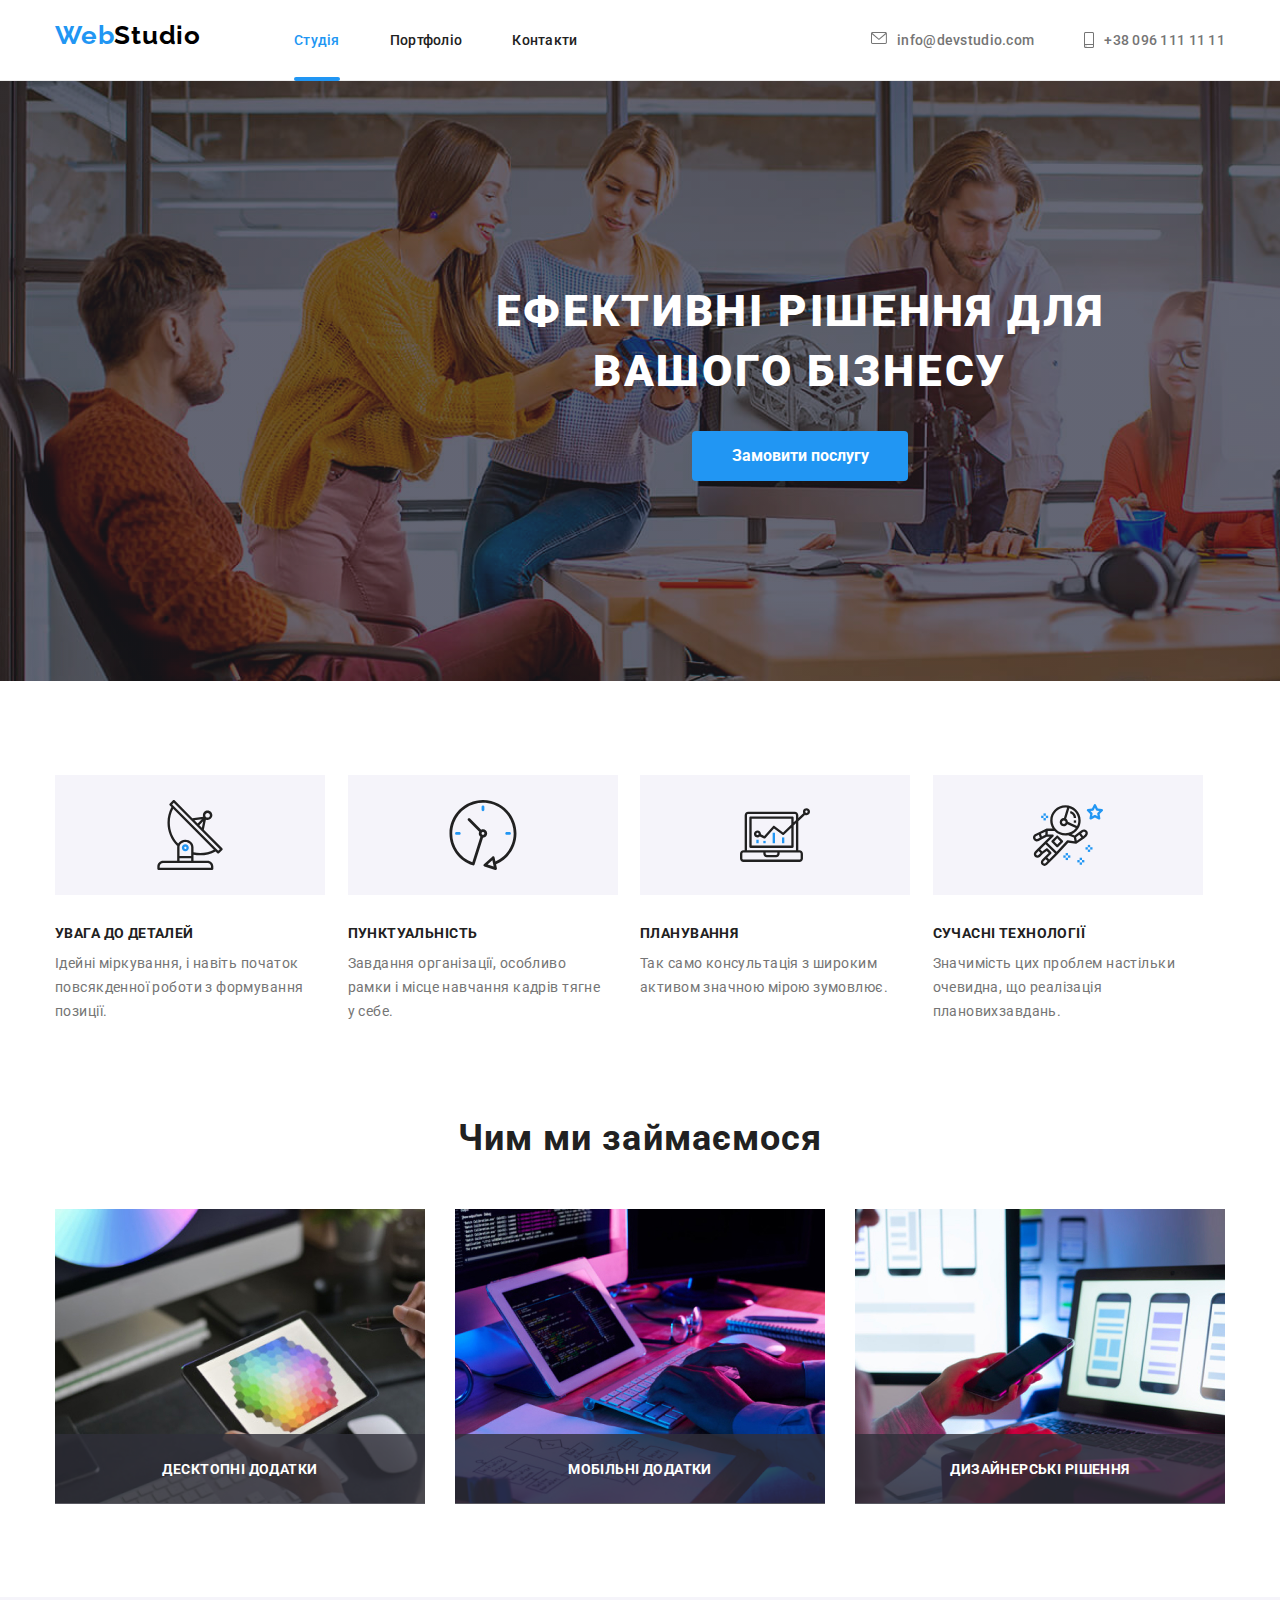
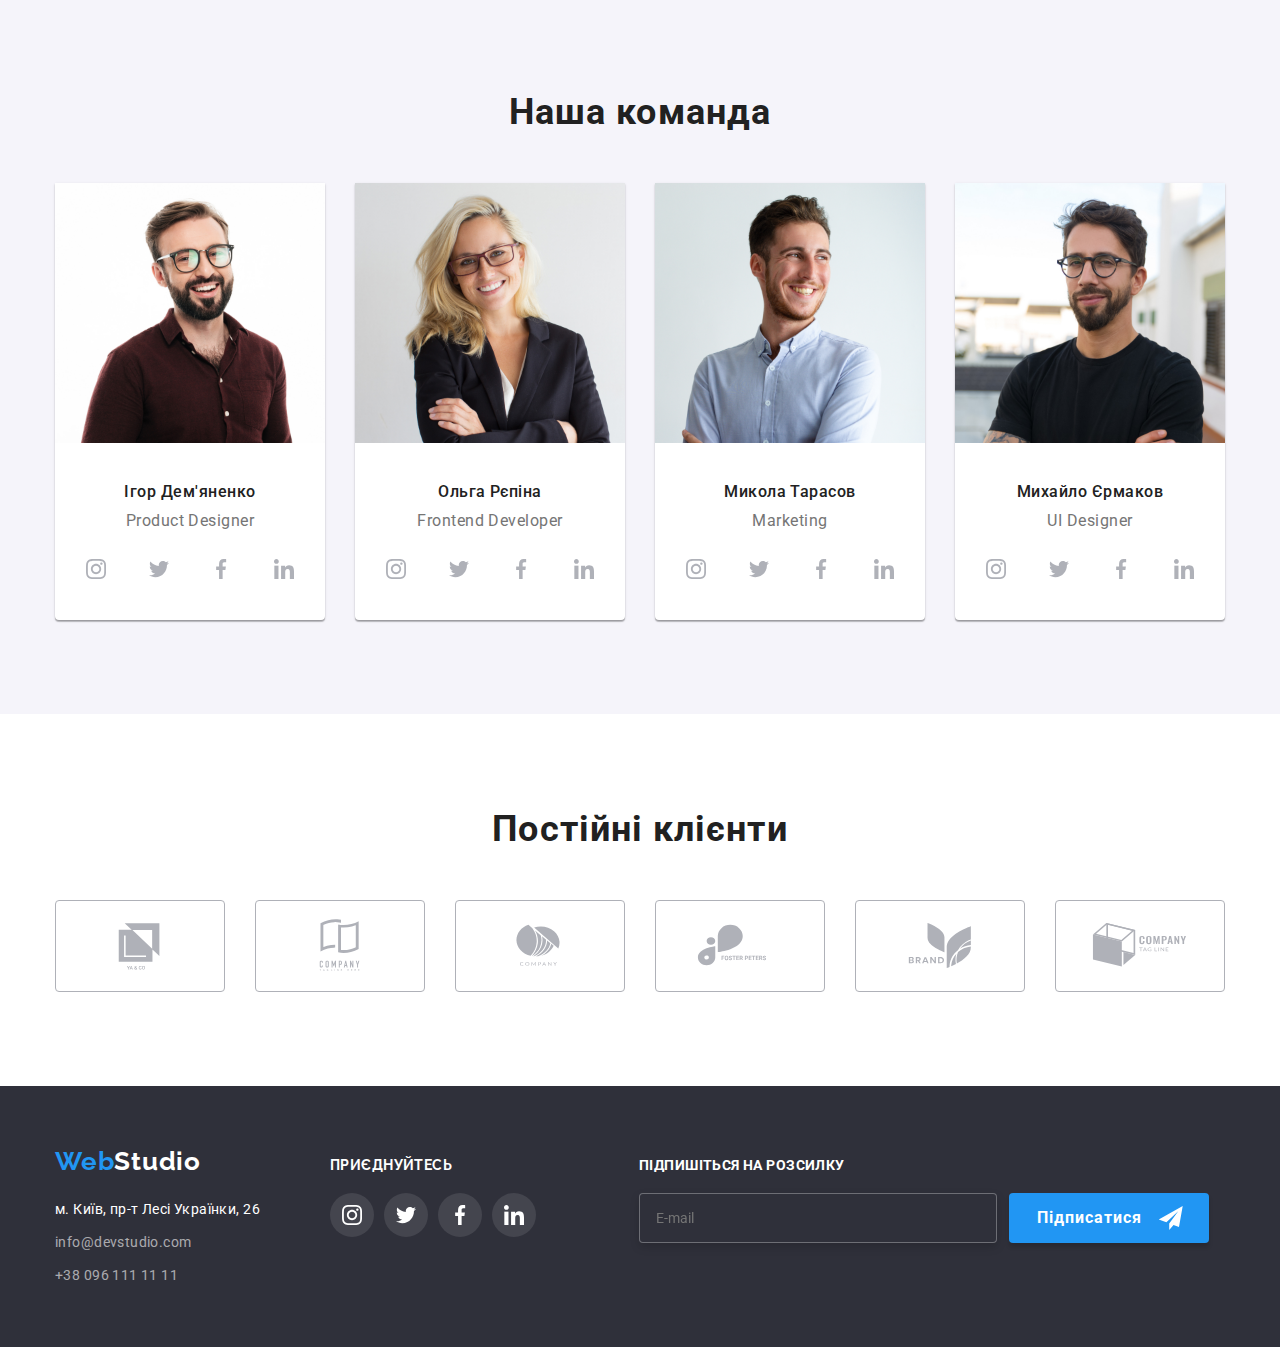
<file: index.html>
<!DOCTYPE html>
<html lang="uk">
  <head>
    <meta charset="UTF-8" />
    <meta http-equiv="X-UA-Compatible" content="IE=edge" />
    <meta name="viewport" content="width=device-width, initial-scale=1.0" />
    <title>WebStudio</title>
    <link
      href="https://fonts.googleapis.com/css2?family=Raleway:wght@700&family=Roboto:wght@400;500;700;900&display=swap"
      rel="stylesheet"
    />
    <link rel="preconnect" href="https://fonts.googleapis.com" />
    <link rel="preconnect" href="https://fonts.gstatic.com" crossorigin />
    <link
      rel="stylesheet"
      href="https://cdnjs.cloudflare.com/ajax/libs/modern-normalize/1.1.0/modern-normalize.css"
      integrity="sha512-Y0MM+V6ymRKN2zStTqzQ227DWhhp4Mzdo6gnlRnuaNCbc+YN/ZH0sBCLTM4M0oSy9c9VKiCvd4Jk44aCLrNS5Q=="
      crossorigin="anonymous"
      referrerpolicy="no-referrer"
    />
    <!-- <link rel="stylesheet" href="./css/styles.css" /> -->
    <link rel="stylesheet" href="./css/main.min.css">
  </head>
  <body>
    <header class="header-title">
      <div class="container nav">
        <nav class="nav-studio">
          <a href="/" class="link link-webstudio"
            ><span class="logo-web">Web</span
            ><span class="logo-studio">Studio</span></a>
          <ul class="site-nav">
            <li class="site-nav__item"><a href="./index.html" class="current link">Студія</a></li>
            <li class="site-nav__item">
              <a href="./portfolio.html" class="link">Портфоліо</a>
            </li>
            <li class="site-nav__item"><a href="" class="link">Контакти</a></li>
          </ul>
          <ul class="auth-nav">
            <li class="auth-nav__item">
              <a href="mailto:info@devstudio.com" class="link">
                <svg class="icon-mail" width="16" height="12">
                  <use href="./img/svg cartoons/symbol-defs.svg#icon-envelope"></use>
                </svg>
                info@devstudio.com</a
              >
            </li>
            <li class="auth-nav__item">
              <a  href="tel:+380961111111" class="link">
                <svg class="icon-tel" width="10" height="16">
                  <use href="./img/svg cartoons/symbol-defs.svg#icon-smartphone"></use>
                </svg>
                +38 096 111 11 11</a
              >
            </li>
          </ul>
        </nav>
      </div>
    </header>

    <main>
      <!-- Hero -->
      <section class="section hero">
        <div class="container-hero">
          <h1 class="hero-title">
            Ефективні рішення для <br />
            вашого бізнесу
          </h1>
          <button type="button" class="button" data-modal-open>Замовити послугу</button>
        </div>
      </section>

      <!-- advantages -->

      <section class="section advantages">
        <h2 class="advantages hidden-title">Переваги</h2>
        <div class="advantages container">
          <ul class="advantages__list">
            <li class="advantages__item">
              <div class="adv">
              <svg class="accent-adv" width="70px" height="70px"><use class="avdantage-icon" href="./img/svg cartoons/symbol-defs.svg#icon-antenna"></use></svg></div>
              <h3 class="title advantages-title">УВАГА ДО ДЕТАЛЕЙ</h3>
              <p class="title-list advantages-text">
                Ідейні міркування, і навіть початок повсякденної роботи з
                формування позиції.
              </p>
            </li>
            <li class="advantages__item">
              <div class="adv">
              <svg class="accent-adv" width="70px" height="70px"><use class="avdantage-icon" href="./img/svg cartoons/symbol-defs.svg#icon-clock"></use></svg></div>
              <h3 class="title advantages-title">ПУНКТУАЛЬНІСТЬ</h3>
              <p class="title-list advantages-text">
                Завдання організації, особливо рамки і місце навчання кадрів
                тягне у себе.
              </p>
            </li>
            <li class="advantages__item">
              <div class="adv">
              <svg class="accent-adv" width="70px" height="70px"><use class="avdantage-icon" href="./img/svg cartoons/symbol-defs.svg#icon-diagram"></use></svg></div>
              <h3 class="title advantages-title">ПЛАНУВАННЯ</h3>
              <p class="title-list advantages-text">
                Так само консультація з широким активом значною мірою зумовлює.
              </p>
            </li>
            <li class="advantages__item">
              <div class="adv">
              <svg class="accent-adv" width="70px" height="70px" ><use class="avdantage-icon" href="./img/svg cartoons/symbol-defs.svg#icon-astronaut"></use></svg></div>
              <h3 class="title advantages-title">СУЧАСНІ ТЕХНОЛОГІЇ</h3>
              <p class="title-list advantages-text">
                Значимість цих проблем настільки очевидна, що реалізація
                плановихзавдань.
              </p>
            </li>
          </ul>
        </div>
      </section>
      <!-- what we do -->
      <section class="section">
        <div class="what-wedo container">
          <h2 class="what-wedo__title">Чим ми займаємося</h2>  
          <ul class="what-wedo__list">
            <li class="what-wedo__item">
              <img
                class="link"
                src="./img/colourselection.jpg"
                alt="Верстка для пк"
                width="370"
              />
              <div class="develop-overlay">
                Десктопні додатки
              </div>
            </li>
            <li class="what-wedo__item">
              <img
                class="link"
                src="./img/deskoffice.jpg"
                alt="Верстка для тел"
                width="370"
              />
              <div class="develop-overlay">
                Мобільні додатки
              </div>
            </li>
            <li class="what-wedo__item">
              <img
                class="link"
                src="./img/developapp.jpg"
                alt="Верстка для планшета"
                width="370"
              />
              <div class="develop-overlay">
                Дизайнерські рішення
              </div>
            </li>
          </ul>
        </div>
      </section>
      <!-- our team -->
      <section class="section color">
        <div class="team container">
          <h2 class="team">Наша команда</h2>
          <ul class="team__list">
            <li class="team__item">
              <img
                class="team__img"
                src="./img/ourteam/designer.jpg"
                alt="developer"
                width="270"
              />
              <div class="team__about">
                <h3 class="title team-title">Ігор Дем'яненко</h3>
                <p class="title-list team-title-list">Product Designer</p>
                <ul class="team__list-link">
                  <li>
                      <a class="team__accent" href="#">
                      <svg class="team__svg" width="20px" height="20px">
                        <use
                          class="icon-about"
                          href="./img/svg cartoons/symbol-defs.svg#icon-instagram"
                        ></use>
                      </svg>
                      </a>
                  </li>
                  <li>
                      <a class="team__accent" href="#">
                      <svg class="team__svg" width="20px" height="20px">
                        <use
                          href="./img/svg cartoons/symbol-defs.svg#icon-twitter"
                        ></use>
                      </svg>
                      </a>
                  </li>
                  <li>
                      <a class="team__accent" href="#">
                      <svg class="team__svg" width="20px" height="20px">
                        <use
                          href="./img/svg cartoons/symbol-defs.svg#icon-facebook"
                        ></use>
                      </svg>
                      </a>
                  </li>
                  <li>
                      <a class="team__accent" href="#">
                      <svg class="team__svg" width="20px" height="20px">
                        <use
                          href="./img/svg cartoons/symbol-defs.svg#icon-linkedin"
                        ></use>
                      </svg>
                    </a>
                  </li>
                </ul>
              </div>
            </li>
            <li class="team__item">
              <img
                class="team__img"
                src="./img/ourteam/developer.jpg"
                alt="developer"
                width="270"
              />
              <div class="team__about">
                <h3 class="title team-title">Ольга Рєпіна</h3>
                <p class="title-list team-title-list">Frontend Developer</p>
                <ul class="team__list-link">
                  <li>
                      <a class="team__accent" href="#">
                      <svg class="team__svg" width="20px" height="20px">
                        <use
                          href="./img/svg cartoons/symbol-defs.svg#icon-instagram"
                        ></use>
                      </svg>
                      </a>
                  </li>
                  <li>
                      <a class="team__accent" href="#">
                      <svg class="team__svg" width="20px" height="20px">
                        <use
                          href="./img/svg cartoons/symbol-defs.svg#icon-twitter"
                        ></use>
                      </svg>
                      </a>
                  </li>
                  <li>
                      <a class="team__accent" href="#">
                      <svg class="team__svg" width="20px" height="20px">
                        <use
                          href="./img/svg cartoons/symbol-defs.svg#icon-facebook"
                        ></use>
                      </svg>
                      </a>
                  </li>
                  <li>
                      <a class="team__accent" href="#">
                      <svg class="team__svg" width="20px" height="20px">
                        <use
                          href="./img/svg cartoons/symbol-defs.svg#icon-linkedin"
                        ></use>
                      </svg>
                    </a>
                  </li>
                </ul>
              </div>
            </li>
            <li class="team__item">
              <img
                class="team__img"
                src="./img/ourteam/marketing.jpg"
                alt="developer"
                width="270"
              />
              <div class="team__about">
                <h3 class="title team-title">Микола Тарасов</h3>
                <p class="title-list team-title-list">Marketing</p>
                <ul class="team__list-link">
                  <li>
                      <a class="team__accent" href="#">
                      <svg class="team__svg" width="20px" height="20px">
                        <use
                          class="icon-about"
                          href="./img/svg cartoons/symbol-defs.svg#icon-instagram"
                        ></use>
                      </svg>
                      </a>
                  </li>
                  <li>
                      <a class="team__accent" href="#">
                      <svg class="team__svg" width="20px" height="20px">
                        <use
                          href="./img/svg cartoons/symbol-defs.svg#icon-twitter"
                        ></use>
                      </svg>
                      </a>
                  </li>
                  <li>
                      <a class="team__accent" href="#">
                      <svg class="team__svg" width="20px" height="20px">
                        <use
                          href="./img/svg cartoons/symbol-defs.svg#icon-facebook"
                        ></use>
                      </svg>
                      </a>
                  </li>
                  <li>
                      <a class="team__accent" href="#">
                      <svg class="team__svg" width="20px" height="20px">
                        <use
                          href="./img/svg cartoons/symbol-defs.svg#icon-linkedin"
                        ></use>
                      </svg>
                    </a>
                  </li>
                </ul>
              </div>
            <li class="team__item">
              <img
                class="team__img"
                src="./img/ourteam/uidesigner.jpg"
                alt="developer"
                width="270"
              />
              <div class="team__about">
                <h3 class="title team-title">Михайло Єрмаков</h3>
                <p class="title-list team-title-list">UI Designer</p>
                <ul class="team__list-link">
                  <li>
                      <a class="team__accent" href="#">
                      <svg class="team__svg" width="20px" height="20px">
                        <use
                          href="./img/svg cartoons/symbol-defs.svg#icon-instagram"
                        ></use>
                      </svg>
                      </a>
                  </li>
                  <li>
                      <a class="team__accent" href="#">
                      <svg class="team__svg" width="20px" height="20px">
                        <use
                          href="./img/svg cartoons/symbol-defs.svg#icon-twitter"
                        ></use>
                      </svg>
                      </a>
                  </li>
                  <li>
                      <a class="team__accent" href="#">
                      <svg class="team__svg" width="20px" height="20px">
                        <use
                          href="./img/svg cartoons/symbol-defs.svg#icon-facebook"
                        ></use>
                      </svg>
                      </a>
                  </li>
                  <li>
                      <a class="team__accent" href="#">
                      <svg class="team__svg" width="20px" height="20px">
                        <use
                          href="./img/svg cartoons/symbol-defs.svg#icon-linkedin"
                        ></use>
                      </svg>
                    </a>
                  </li>
                </ul>
              </div>
          </ul>
        </div>
      </section>
      <!-- Clients -->
      <section class="clients">
        <div class="container">
          <h2 class="clients__hero">Постійні клієнти</h2>
          <ul class="clients__nav">
          <li class="clients__list"><a class="clients__icon"><svg class="nav-icon" width="106px" height="60px"><use href="./img/svg cartoons/symbol-defs.svg#logo1"></use></svg></a></li>
          <li class="clients__list"><a class="clients__icon"><svg class="nav-icon" width="106px" height="60px"><use href="./img/svg cartoons/symbol-defs.svg#logo2"></use></svg></a></li>
          <li class="clients__list"><a class="clients__icon"><svg class="nav-icon" width="106px" height="60px"><use href="./img/svg cartoons/symbol-defs.svg#logo3"></use></svg></a></li>
          <li class="clients__list"><a class="clients__icon"><svg class="nav-icon" width="106px" height="60px"><use href="./img/svg cartoons/symbol-defs.svg#logo4"></use></svg></a></li>
          <li class="clients__list"><a class="clients__icon"><svg class="nav-icon" width="106px" height="60px"><use href="./img/svg cartoons/symbol-defs.svg#logo5"></use></svg></a></li>
          <li class="clients__list"><a class="clients__icon"><svg class="nav-icon" width="106px" height="60px"><use href="./img/svg cartoons/symbol-defs.svg#logo6"></use></svg></a></li>
          </ul>
        </div>
      </section>
    </main>
    <footer class="footer">
      <!-- Contacts -->
      <div class="container">
        <div class="container-footer">
        <address class="adress">
          <div class="adress__footer">
            <a href="/" class="link footer-webstudio"
              ><span class="logo-web">Web</span
              ><span class="logo-studiow">Studio</span></a
            >
            <ul>
              <li>
                <a
                  href="https://goo.gl/maps/YuukakYjtsfFpN2J7"
                  class="adress__town link"
                  >м. Київ, пр-т Лесі Українки, 26</a
                >
              </li>
              <li>
                <a href="mailto:info@devstudio.com" class="adress__mail link"
                  >info@devstudio.com</a
                >
              </li>
              <li>
                <a href="tel:+380961111111" class="adress__tel link"
                  >+38 096 111 11 11</a
                >
              </li>
            </ul>
          </div>
        </address>
        <div class="footer-link">
          <h class="footer-link__title">приєднуйтесь</h>
          <ul class="footer-link__list">
            <li class="footer-link__border">
              <a href="#" class="footer-link__img">
              <svg class="border-color" width="20px" height="20px">
                <use href="./img/svg cartoons/symbol-defs.svg#icon-instagram"></use>
              </svg>
              </a>
            </li>
            <li class="footer-link__border">
              <a href="#" class="footer-link__img">
              <svg class="border-color" width="20px" height="20px">
                <use href="./img/svg cartoons/symbol-defs.svg#icon-twitter"></use>
              </svg>
              </a>
            </li>
            <li class="footer-link__border">
              <a href="" class="footer-link__img">
              <svg class="border-color" width="20px" height="20px">
                <use
                  href="./img/svg cartoons/symbol-defs.svg#icon-facebook"
                ></use>
              </svg>
              </a>
            </li>
            <li class="footer-link__border">
              <a href="" class="footer-link__img">
              <svg class="border-color" width="20px" height="20px">
                <use
                  href="./img/svg cartoons/symbol-defs.svg#icon-linkedin"
                ></use>
              </svg>
              </a>  
            </li>
          </ul>
        </div>
        <div class="footer-email">
          <p class="footer-email__label">Підпишіться на розсилку</p> 
          <form name="form-footer" class="footer-email__form">
          <input name="footer-mail" id="footer-mail" type="email" placeholder="E-mail" class="footer-email__input">
          <button type="submit" class="footer-email__button">Підписатися <svg width="24" height="24" class="icon-send"><use href="./img/svg cartoons/symbol-defs.svg#icon-send"></use></svg></button>
          </form>
        </div> 
      </div>
      </div>
    </footer>
    <div class="modal-backdrop is-hidden" data-modal>
      <div class="modal">
        <button class="close-sign" data-modal-close><svg class="modal-button" width="18px" height="18px"><use href="./img/svg cartoons/symbol-defs.svg#icon-close"></use></svg></button>
        <form name="form-reg" class="modal-form">
          <p class="form-hero">Залиште свої дані, ми вам передзвонимо</p>
          <div class="input-line"><label for="user-name" class="modal-lable"><span>Ім'я</span></label>
            <div class="input-wrapper"><input  id="user-name" name="user-name" type="text"  class="input-reg"><svg class="form-icons" width="12" height="12"><use href="./img/svg cartoons/symbol-defs.svg#icon-vector1"></use></svg></div>
          </div>
          <div class="input-line"><label for="user-tel" class="modal-lable"><span>Телефон</span></label>
            <div class="input-wrapper"><input id="user-tel" name="user-tel" type="tel" class="input-reg"><svg class="form-icons" width="13" height="13"><use href="./img/svg cartoons/symbol-defs.svg#icon-vector2"></use></svg></div>
          </div>
          <div class="input-line"><label for="user-email" class="modal-lable"><span>Пошта</span></label>
            <div class="input-wrapper"><input id="user-email" name="user-email" type="email" class="input-reg"><svg class="form-icons" width="15" height="12"><use href="./img/svg cartoons/symbol-defs.svg#icon-vector3"></use></svg></div>
          </div>
          <div class="input-line">
            <label for="comment" class="modal-lable">Коментар</label>
          <textarea name="comment" id="comment"  class="modal-area" placeholder="Введіть текст"></textarea>
          <div class="input-line check-line">
            <input type="checkbox" id="checkbox-agree" name="checkbox-agree" value="agree" class="hidden-title"> 
            <label for="checkbox-agree" class="checkbox-agree"
              >Погоджуюся з розсилкою та приймаю
              <a href="" class="link-modal">Умови договору</a></label>
              <button class="submit" type="submit">Відправити</button>   
          </div>
          </div>
        </form>
      </div>
    </div>
    <script src="./js/modal.js"></script>
  </body>
</html>
</file>
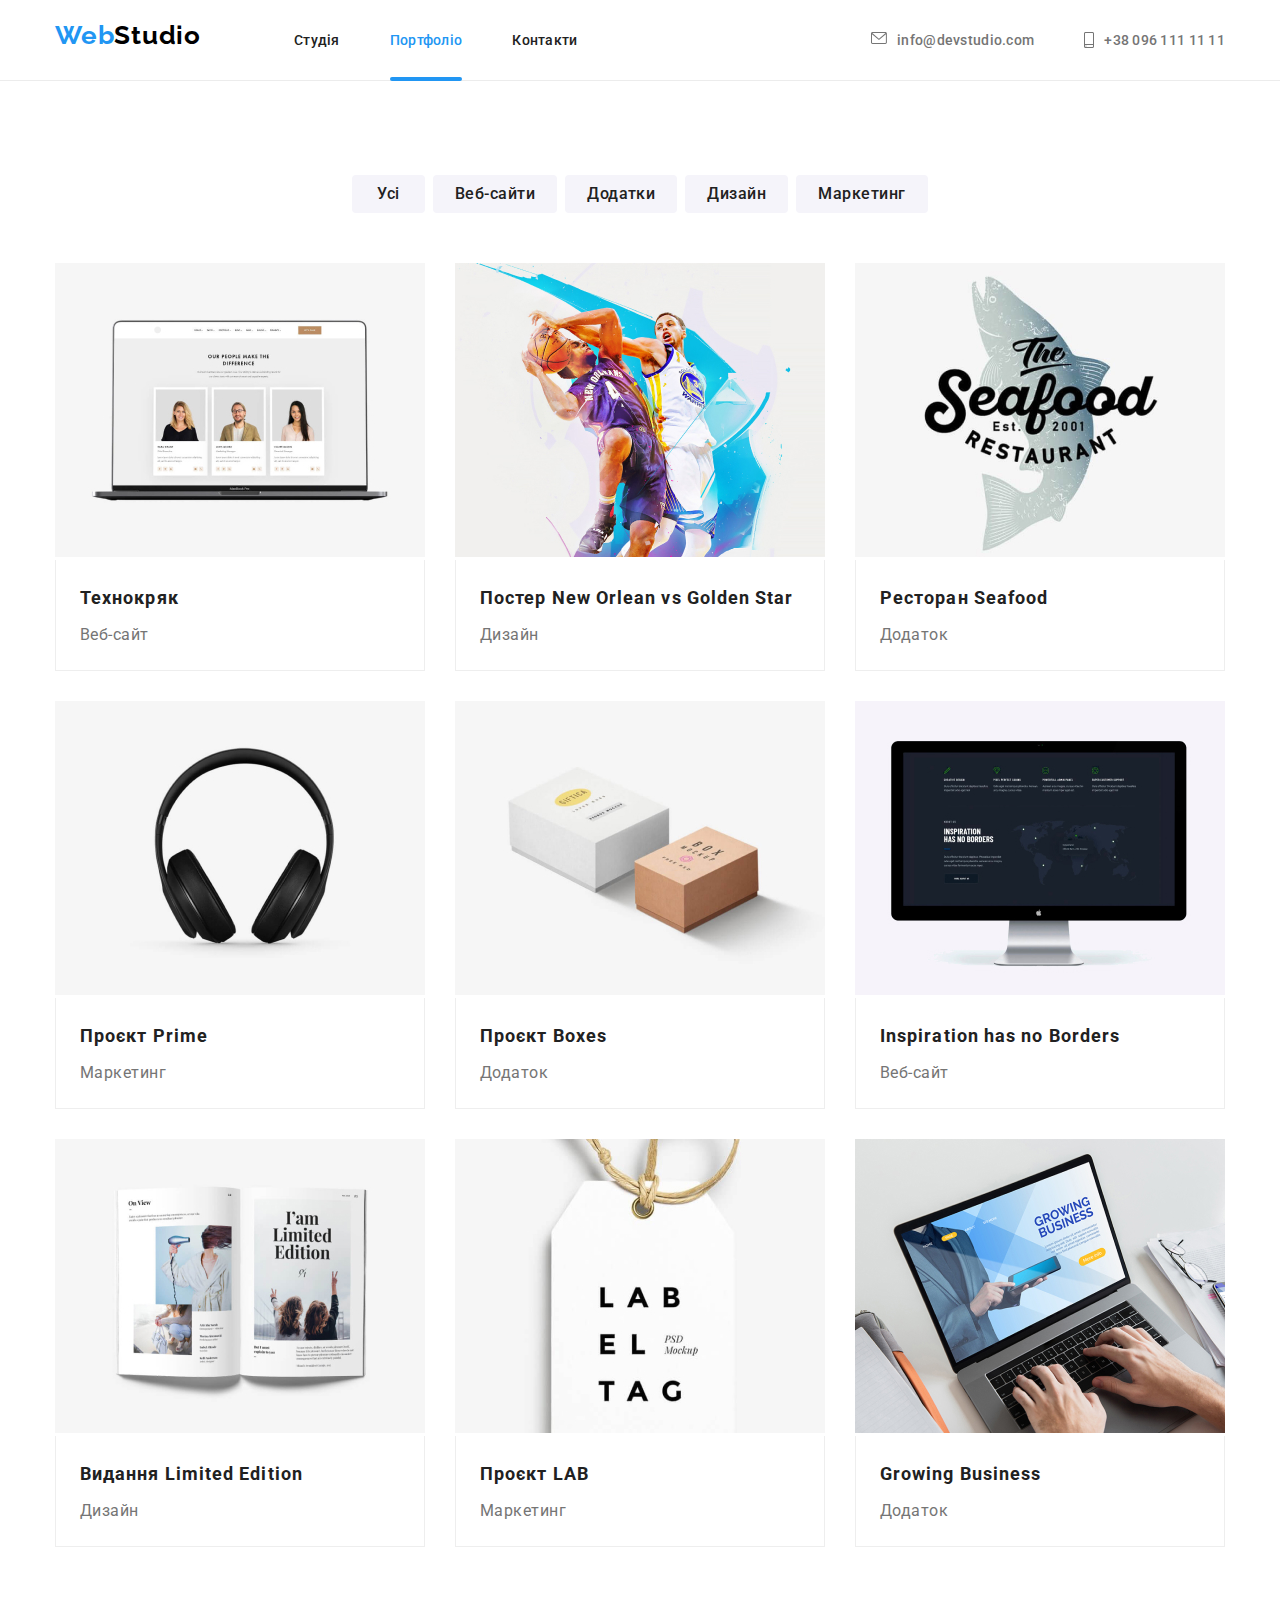
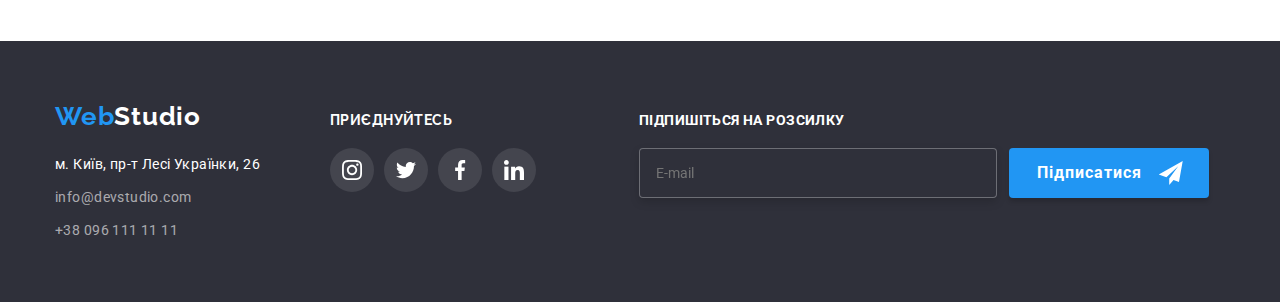
<file: portfolio.html>
<!DOCTYPE html>
<html lang="uk">
  <head>
    <meta charset="UTF-8" />
    <meta http-equiv="X-UA-Compatible" content="IE=edge" />
    <meta name="viewport" content="width=device-width, initial-scale=1.0" />
    <title>WebStudio</title>
    <link
      href="https://fonts.googleapis.com/css2?family=Raleway:wght@700&family=Roboto:wght@400;500;700;900&display=swap"
      rel="stylesheet"
    />
    <link
      rel="stylesheet"
      href="https://cdnjs.cloudflare.com/ajax/libs/modern-normalize/1.1.0/modern-normalize.css"
      integrity="sha512-Y0MM+V6ymRKN2zStTqzQ227DWhhp4Mzdo6gnlRnuaNCbc+YN/ZH0sBCLTM4M0oSy9c9VKiCvd4Jk44aCLrNS5Q=="
      crossorigin="anonymous"
      referrerpolicy="no-referrer"
    />
    <!-- <link rel="stylesheet" href="./css/styles.css" /> -->
    <link rel="stylesheet" href="./css/main.min.css">
  </head>
  <body>
    <header class="header-title">
      <div class="container nav">
        <nav class="nav-studio">
          <a href="/" class="link link-webstudio"
            ><span class="logo-web">Web</span
            ><span class="logo-studio">Studio</span></a>
          <ul class="site-nav">
            <li class="site-nav__item"><a href="./index.html" class="link">Студія</a></li>
            <li class="site-nav__item">
              <a href="./portfolio.html" class="current link">Портфоліо</a>
            </li>
            <li class="site-nav__item"><a href="" class="link">Контакти</a></li>
          </ul>
          <ul class="auth-nav">
            <li class="auth-nav__item">
              <a href="mailto:info@devstudio.com" class="link">
                <svg class="icon-mail" width="16" height="12">
                  <use href="./img/svg cartoons/symbol-defs.svg#icon-envelope"></use>
                </svg>
                info@devstudio.com</a
              >
            </li>
            <li class="auth-nav__item">
              <a  href="tel:+380961111111" class="link">
                <svg class="icon-tel" width="10" height="16">
                  <use href="./img/svg cartoons/symbol-defs.svg#icon-smartphone"></use>
                </svg>
                +38 096 111 11 11</a
              >
            </li>
          </ul>
        </nav>
      </div>
    </header>
    <main>
      <section class="section">
        <!-- Фільтр робіт -->
        <h1 class="hidden-title">Наші роботи</h1>
        <div class="container">
          <ul class="filter">
          <li class="filter__item">
            <button type="button" class="filter-list item1">Усі</button>
          </li>
          <li class="filter__item">
            <button type="button" class="filter-list item2">Веб-сайти</button>
          </li>
          <li class="filter__item">
            <button type="button" class="filter-list item2">Додатки</button>
          </li>
          <li class="filter__item">
            <button type="button" class="filter-list item2">Дизайн</button>
          </li>
          <li class="filter__item">
            <button type="button" class="filter-list item2">Маркетинг</button>
          </li>
        </ul>
        <!-- Наші роботи -->

        <ul class="works-list">
          <li class="work-list__item3">
            <a class="link" href="#">
              <div class="img-wrapper">
              <img class="item"
                src="./img/imgmaket/img1.jpg"
                alt="Розробники"
                width="370">
                <div class="item-description">Ресурс пропонує комплексні пропозиції з різним рівнем функціоналу та сервісів. Все це дозволить відвідувачу отримати вичерпні відомості про компанію чи приватну особу.</div></div>
              <div class="work-list-about"><h2 class="title work-list-title">Технокряк</h2>
              <p class="title-list work-text">Веб-сайт</p></div></a
            >
              
          </li>
          <li class="work-list__item3">
            <a class="link" href="#"
              > <div class="img-wrapper"><img class="item"
                src="./img/imgmaket/img2.jpg"
                alt="Баскетболісти"
                width="370"
              />
              <div class="item-description">Ресурс пропонує комплексні пропозиції з різним рівнем функціоналу та сервісів. Все це дозволить відвідувачу отримати вичерпні відомості про компанію чи приватну особу.</div></div>
              <div class="work-list-about"><h2 class="title work-list-title">
                Постер New Orlean vs Golden Star
              </h2>
              <p class="title-list work-text">Дизайн</p></div></a>  
          </li>
          <li class="work-list__item3">
            <a class="link" href="#"
              > <div class="img-wrapper"><img class="item"
                src="./img/imgmaket/img3.jpg"
                alt="Картинка ресторана"
                width="370"
              />
              <div class="item-description">Ресурс пропонує комплексні пропозиції з різним рівнем функціоналу та сервісів. Все це дозволить відвідувачу отримати вичерпні відомості про компанію чи приватну особу.</div></div>
              <div class="work-list-about"><h2 class="title work-list-title">Ресторан Seafood</h2>
              <p class="title-list work-text">Додаток</p></div></a>
              
          </li>
          <li class="work-list__item3">
            <a class="link" href="#"
              > <div class="img-wrapper"><img class="item"
                src="./img/imgmaket/img4.jpg"
                alt="Навушники"
                width="370"
              />
              <div class="item-description">Ресурс пропонує комплексні пропозиції з різним рівнем функціоналу та сервісів. Все це дозволить відвідувачу отримати вичерпні відомості про компанію чи приватну особу.</div></div>
              <div class="work-list-about"><h2 class="title work-list-title">Проєкт Prime</h2>
              <p class="title-list work-text">Маркетинг</p></div></a>
            
              
          </li>
          <li class="work-list__item3">
            <a class="link" href="#"
              > <div class="img-wrapper"><img class="item"
                src="./img/imgmaket/img5.jpg"
                alt="Дві коробки"
                width="370"
              />
              <div class="item-description">Ресурс пропонує комплексні пропозиції з різним рівнем функціоналу та сервісів. Все це дозволить відвідувачу отримати вичерпні відомості про компанію чи приватну особу.</div></div>
              <div class="work-list-about"><h2 class="title work-list-title">Проєкт Boxes</h2>
              <p class="title-list work-text">Додаток</p></div></a>
          </li>
          <li class="work-list__item3">
            <a class="link" href="#"
              > <div class="img-wrapper"><img class="item" src="./img/imgmaket/img6.jpg" alt="Монітор" width="370" />
                <div class="item-description">Ресурс пропонує комплексні пропозиції з різним рівнем функціоналу та сервісів. Все це дозволить відвідувачу отримати вичерпні відомості про компанію чи приватну особу.</div></div>
              <div class="work-list-about"><h2 class="title work-list-title">Inspiration has no Borders</h2>
              <p class="title-list work-text">Веб-сайт</p></div></a>
              
          </li>
          <li class="work-list__item3">
            <a class="link" href="#"
              > <div class="img-wrapper"><img class="item" src="./img/imgmaket/img7.jpg" alt="Книга" width="370" />
                <div class="item-description">Ресурс пропонує комплексні пропозиції з різним рівнем функціоналу та сервісів. Все це дозволить відвідувачу отримати вичерпні відомості про компанію чи приватну особу.</div></div>
              <div class="work-list-about"><h2 class="title work-list-title">Видання Limited Edition</h2>
              <p class="title-list work-text">Дизайн</p></div></a>
              
          </li>
          <li class="work-list__item3">
            <a class="link" href="#"
              > <div class="img-wrapper"><img class="item" src="./img/imgmaket/img8.jpg" alt="Ярлик" width="370" />
                <div class="item-description">Ресурс пропонує комплексні пропозиції з різним рівнем функціоналу та сервісів. Все це дозволить відвідувачу отримати вичерпні відомості про компанію чи приватну особу.</div></div>
              <div class="work-list-about"><h2 class="title work-list-title">Проєкт LAB</h2>
              <p class="title-list work-text">Маркетинг</p></div></a>
              
          </li>
          <li class="work-list__item3">
            <a class="link" href="#"
              > <div class="img-wrapper"><img class="item3" src="./img/imgmaket/img9.jpg" alt="Ноутбук" width="370" />
                <div class="item-description">Ресурс пропонує комплексні пропозиції з різним рівнем функціоналу та сервісів. Все це дозволить відвідувачу отримати вичерпні відомості про компанію чи приватну особу.</div></div>
              <div class="work-list-about"><h2 class="title work-list-title">Growing Business</h2>
              <p class="title-list work-text">Додаток</p></div></a>
              
          </li>
        </ul>
        </div>
      </section>
    </main>
    <footer class="footer">
      <!-- Contacts -->
      <div class="container">
        <div class="container-footer">
        <address class="adress">
          <div class="adress__footer">
            <a href="/" class="link footer-webstudio"
              ><span class="logo-web">Web</span
              ><span class="logo-studiow">Studio</span></a
            >
            <ul>
              <li>
                <a
                  href="https://goo.gl/maps/YuukakYjtsfFpN2J7"
                  class="adress__town link"
                  >м. Київ, пр-т Лесі Українки, 26</a
                >
              </li>
              <li>
                <a href="mailto:info@devstudio.com" class="adress__mail link"
                  >info@devstudio.com</a
                >
              </li>
              <li>
                <a href="tel:+380961111111" class="adress__tel link"
                  >+38 096 111 11 11</a
                >
              </li>
            </ul>
          </div>
        </address>
        <div class="footer-link">
          <h class="footer-link__title">приєднуйтесь</h>
          <ul class="footer-link__list">
            <li class="footer-link__border">
              <a href="#" class="footer-link__img">
              <svg class="border-color" width="20px" height="20px">
                <use href="./img/svg cartoons/symbol-defs.svg#icon-instagram"></use>
              </svg>
              </a>
            </li>
            <li class="footer-link__border">
              <a href="#" class="footer-link__img">
              <svg class="border-color" width="20px" height="20px">
                <use href="./img/svg cartoons/symbol-defs.svg#icon-twitter"></use>
              </svg>
              </a>
            </li>
            <li class="footer-link__border">
              <a href="" class="footer-link__img">
              <svg class="border-color" width="20px" height="20px">
                <use
                  href="./img/svg cartoons/symbol-defs.svg#icon-facebook"
                ></use>
              </svg>
              </a>
            </li>
            <li class="footer-link__border">
              <a href="" class="footer-link__img">
              <svg class="border-color" width="20px" height="20px">
                <use
                  href="./img/svg cartoons/symbol-defs.svg#icon-linkedin"
                ></use>
              </svg>
              </a>  
            </li>
          </ul>
        </div>
        <div class="footer-email">
          <p class="footer-email__label">Підпишіться на розсилку</p> 
          <form name="form-footer" class="footer-email__form">
          <input name="footer-mail" id="footer-mail" type="email" placeholder="E-mail" class="footer-email__input">
          <button type="submit" class="footer-email__button">Підписатися <svg width="24" height="24" class="icon-send"><use href="./img/svg cartoons/symbol-defs.svg#icon-send"></use></svg></button>
          </form>
        </div> 
      </div>
      </div>
    </footer>
  </body>
</html>
</file>
<file: css/main.min.css>
:root{--primary-text-color: #757575;--secondary-text-color: #212121;--button-text: #ffffff;--accent-color: #2196f3;--hero-color: #2f303a;--icons-color: #AFB1B8}body{color:var(--primary-text-color);font-family:"Roboto",sans-serif;background-color:var(--button-text);font-size:14px}.container{width:1200px;padding-left:15px;padding-right:15px;margin-left:auto;margin-right:auto;position:relative}h1,h2,h3,h4,h5,h6,p,ul{margin-top:0;margin-bottom:0}*{padding:0}.link{text-decoration:none;font-family:inherit}ul{list-style:none}.hidden-title{position:absolute;width:1px;height:1px;margin:-1px;border:0;padding:0;white-space:nowrap;-webkit-clip-path:inset(100%);clip-path:inset(100%);clip:rect(0 0 0 0);overflow:hidden}.hidden-title{position:absolute;width:1px;height:1px;margin:-1px;border:0;padding:0;white-space:nowrap;-webkit-clip-path:inset(100%);clip-path:inset(100%);clip:rect(0 0 0 0);overflow:hidden}.header-title{background-color:#fff;border-bottom:1px solid #ececec}.header-title .container{border-width:0 0 1px 0}.link-webstudio{font-family:"Raleway",sans-serif;font-weight:700;font-size:26px;line-height:1.1923076923;letter-spacing:.03em;margin-right:93px;padding-top:20px;padding-bottom:29px}.logo-web{color:var(--accent-color);font-weight:700}.logo-studio{color:#000;font-weight:700}.logo-studiow{color:var(--button-text)}.nav-studio,.nav-portfolio{display:-webkit-box;display:-ms-flexbox;display:flex;-webkit-box-align:center;-ms-flex-align:center;align-items:center}.site-nav{display:-webkit-box;display:-ms-flexbox;display:flex}.site-nav .site-nav__item:not(:last-child){margin-right:50px}.auth-nav{display:-webkit-box;display:-ms-flexbox;display:flex;margin-left:auto;text-align:center;-webkit-box-pack:center;-ms-flex-pack:center;justify-content:center}.auth-nav .auth-nav__item:not(:last-child){margin-right:50px}.icon-mail{fill:currentColor;margin-right:10px}.icon-tel{fill:currentColor;margin-right:10px}.icon-mail:hover{fill:var(--accent-color)}.icon-tel:hover{fill:var(--accent-color)}.site-nav .link{padding-top:32px;padding-bottom:32px;display:block;font-weight:500;line-height:1.1428571429;letter-spacing:.02em;color:var(--secondary-text-color);position:relative;-webkit-transition:color 250ms cubic-bezier(0.4, 0, 0.2, 1);transition:color 250ms cubic-bezier(0.4, 0, 0.2, 1)}.auth-nav .link{display:-webkit-box;display:-ms-flexbox;display:flex;color:var(--primary-text-color);font-weight:500;line-height:1.1428571429;letter-spacing:.02em;-webkit-transition:color 250ms cubic-bezier(0.4, 0, 0.2, 1);transition:color 250ms cubic-bezier(0.4, 0, 0.2, 1)}.site-nav .current{color:var(--accent-color);position:relative}.site-nav .current::after{content:"";position:absolute;display:block;width:100%;height:4px;background-color:var(--accent-color);bottom:-1px;left:0;border-radius:4px}.site-nav .current:hover::after,.site-nav .current:focus::after{opacity:1}.site-nav .current{color:var(--accent-color)}.site-nav__item .link:hover,.site-nav__item .link:focus{color:var(--accent-color);-webkit-transition:250ms cubic-bezier(0.4, 0, 0.2, 1);transition:250ms cubic-bezier(0.4, 0, 0.2, 1)}.auth-nav__item .link:hover,.auth-nav__item .link:focus{color:var(--accent-color);-webkit-transition:250ms cubic-bezier(0.4, 0, 0.2, 1);transition:250ms cubic-bezier(0.4, 0, 0.2, 1)}.hero{margin-top:0;background-color:var(--hero-color);text-align:center}.section.hero{padding-top:200px;padding-bottom:200px}.section.hero{background-image:-webkit-gradient(linear, left top, left bottom, from(rgba(47, 48, 58, 0.4)), to(rgba(47, 48, 58, 0.4))),url(../img/background.png);background-image:linear-gradient(rgba(47, 48, 58, 0.4), rgba(47, 48, 58, 0.4)),url(../img/background.png);background-size:cover;background-color:var(--primary-text-color);background-repeat:no-repeat;width:1600px;margin-left:auto;margin-right:auto}.hero-title{margin-bottom:30px;color:var(--button-text);font-weight:900;font-size:44px;line-height:1.3636363636;letter-spacing:.06em;text-align:center;text-transform:uppercase}.button{display:inline;margin-left:auto;margin-right:auto;-webkit-box-pack:center;-ms-flex-pack:center;justify-content:center;-webkit-box-align:center;-ms-flex-align:center;align-items:center;color:var(--button-text);background-color:var(--accent-color);cursor:pointer;font-family:inherit;font-weight:700;font-size:16px;line-height:1.875;width:216px;height:50px;border-radius:4px;border:none}.button:hover,.button:focus{background-color:#188ce8}.modal{width:528px;height:581px;left:536px;top:221px;position:absolute;top:50%;left:50%;padding-left:40px;-webkit-transform:translate(-50%, -50%) rotate(0);transform:translate(-50%, -50%) rotate(0);-webkit-transition:-webkit-transform 250ms;transition:-webkit-transform 250ms;transition:transform 250ms;transition:transform 250ms, -webkit-transform 250ms;background-color:#fff;-webkit-box-shadow:0px 1px 3px rgba(0,0,0,.12),0px 1px 1px rgba(0,0,0,.14),0px 2px 1px rgba(0,0,0,.2);box-shadow:0px 1px 3px rgba(0,0,0,.12),0px 1px 1px rgba(0,0,0,.14),0px 2px 1px rgba(0,0,0,.2);border-radius:4px}.modal .close-sign{position:absolute;display:-webkit-box;display:-ms-flexbox;display:flex;-webkit-box-pack:center;-ms-flex-pack:center;justify-content:center;cursor:pointer;-webkit-box-align:center;-ms-flex-align:center;align-items:center;top:10px;right:10px;width:30px;height:30px;border:1px solid rgba(0,0,0,.1);border-radius:50%;background-color:#fff;-webkit-transition:fill 250ms;transition:fill 250ms}.modal-backdrop{position:fixed;top:0;bottom:0;left:0;right:0;background-color:rgba(0,0,0,.2);-webkit-transition:opacity 250ms,visibility 250ms;transition:opacity 250ms,visibility 250ms}.is-hidden{visibility:hidden;opacity:0;pointer-events:none}.modal-backdrop .is-hidden .modal{-webkit-transform:rotate(-180deg);transform:rotate(-180deg)}.modal .close-sign:hover{fill:var(--accent-color)}.modal-form{display:block}.form-hero{display:-webkit-box;display:-ms-flexbox;display:flex;font-family:"Roboto";font-style:normal;text-align:center;-webkit-box-align:center;-ms-flex-align:center;align-items:center;-webkit-box-pack:center;-ms-flex-pack:center;justify-content:center;padding-top:40px;margin-bottom:12px;padding-right:30px;letter-spacing:.03em;font-weight:700;font-size:20px;line-height:23px;color:var(--secondary-text-color)}.input-line{display:inline-block;position:relative;margin-bottom:10px}.modal-lable{display:block;font-family:"Roboto";font-style:normal;width:22px;height:14px;margin-bottom:4px}.input-wrapper{display:block;-webkit-transition:border-color 250ms cubic-bezier(0.4, 0, 0.2, 1),fill 250ms cubic-bezier(0.4, 0, 0.2, 1);transition:border-color 250ms cubic-bezier(0.4, 0, 0.2, 1),fill 250ms cubic-bezier(0.4, 0, 0.2, 1)}.input-reg{-webkit-box-sizing:border-box;box-sizing:border-box;display:-webkit-box;display:-ms-flexbox;display:flex;position:relative;-webkit-box-pack:center;-ms-flex-pack:center;justify-content:center;-webkit-box-align:center;-ms-flex-align:center;align-items:center;width:448px;height:40px;border:1px solid rgba(33,33,33,.2);border-radius:4px;padding-left:42px;outline-style:none;-webkit-transition:border-color 250ms cubic-bezier(0.4, 0, 0.2, 1),fill 250ms cubic-bezier(0.4, 0, 0.2, 1);transition:border-color 250ms cubic-bezier(0.4, 0, 0.2, 1),fill 250ms cubic-bezier(0.4, 0, 0.2, 1)}.form-icons{position:absolute;-webkit-box-align:center;-ms-flex-align:center;align-items:center;-webkit-box-pack:center;-ms-flex-pack:center;justify-content:center;top:55%;margin-left:12px}.modal-area{resize:none;-webkit-box-sizing:border-box;box-sizing:border-box;width:448px;height:120px;left:576px;top:518px;border:1px solid rgba(33,33,33,.2);border-radius:4px;padding-top:12px;padding-left:16px;-webkit-transition:border-color 250ms cubic-bezier(0.4, 0, 0.2, 1);transition:border-color 250ms cubic-bezier(0.4, 0, 0.2, 1);outline-style:none}.modal-area::-webkit-input-placeholder{font-family:"Roboto";font-style:normal;font-weight:normal;display:-webkit-box;display:flex;color:rgba(117,117,117,.5)}.modal-area::-moz-placeholder{font-family:"Roboto";font-style:normal;font-weight:normal;display:flex;color:rgba(117,117,117,.5)}.modal-area:-ms-input-placeholder{font-family:"Roboto";font-style:normal;font-weight:normal;display:-ms-flexbox;display:flex;color:rgba(117,117,117,.5)}.modal-area::-ms-input-placeholder{font-family:"Roboto";font-style:normal;font-weight:normal;display:-ms-flexbox;display:flex;color:rgba(117,117,117,.5)}.modal-area::placeholder{font-family:"Roboto";font-style:normal;font-weight:normal;display:-webkit-box;display:-ms-flexbox;display:flex;color:rgba(117,117,117,.5)}.check-line{margin:10px 0;padding-left:20px}.checkbox-agree{display:-webkit-box;display:-ms-flexbox;display:flex;-webkit-box-align:center;-ms-flex-align:center;align-items:center;padding-top:10px}.checkbox-agree::before{content:"";display:-webkit-box;display:-ms-flexbox;display:flex;-webkit-box-align:center;-ms-flex-align:center;align-items:center;width:16px;height:15px;border:2px solid var(--secondary-text-color);border-radius:2px;margin-right:8px}.check-line input:checked+.checkbox-agree::before{background-color:var(--accent-color);border:none;background-image:url(../img/Vector6.svg);background-repeat:no-repeat;background-position:center}.link-modal{font-family:"Roboto";font-style:normal;color:var(--accent-color);display:inline-block;-webkit-box-pack:center;-ms-flex-pack:center;justify-content:center;padding-left:5px}.submit{display:block;margin-top:30px;margin-left:auto;margin-right:auto;font-size:16px;line-height:1.875;letter-spacing:.06em;font-family:"Roboto";font-style:normal;font-weight:700;-webkit-box-align:center;-ms-flex-align:center;align-items:center;text-align:center;cursor:pointer;border:none;color:#fff;width:200px;height:50px;background-color:var(--accent-color);border-radius:4px}.input-wrapper:hover .input-reg{fill:var(--accent-color);border-color:var(--accent-color)}.input-line:hover .form-icons{fill:var(--accent-color);border-color:var(--accent-color)}.modal-area:hover{border-color:var(--accent-color)}.button-modal:hover,.button-modal:focus{-webkit-box-shadow:0px 4px 4px rgba(0,0,0,.15);box-shadow:0px 4px 4px rgba(0,0,0,.15)}.submit:hover{-webkit-box-shadow:0px 4px 4px rgba(0,0,0,.15);box-shadow:0px 4px 4px rgba(0,0,0,.15)}.section.advantages{padding-bottom:0}.title{color:var(--secondary-text-color)}.advantages__list{display:-webkit-box;display:-ms-flexbox;display:flex}.advantages__list>.advantages__item:not(:last-child){margin-right:30px}.advantages__list>.advantage-icon:not(:last-child){margin-right:30px}.advantages__list>.advantages__item{width:calc((100% - 120px)/4)}.advantage-icon:not(:last-child){margin-right:0px}.advantages-title{margin-bottom:10px;font-size:14px;line-height:1.1428571429;letter-spacing:.03em}.work-list-title{font-size:18px;line-height:2;letter-spacing:.06em}.title-list{color:var(--primary-text-color)}.advantages-text{line-height:1.7142857143;letter-spacing:.03em}.work-text{font-size:16px;line-height:1.875;letter-spacing:.03em}.adv{background-color:#f5f4fa;display:-webkit-box;display:-ms-flexbox;display:flex;margin-bottom:30px;width:270px;height:120px;-webkit-box-align:center;-ms-flex-align:center;align-items:center;-webkit-box-pack:center;-ms-flex-pack:center;justify-content:center}.what-wedo__title{color:var(--secondary-text-color);font-size:36px;line-height:1.1666666667;text-align:center;letter-spacing:.03em}.what-wedo__list{display:-webkit-box;display:-ms-flexbox;display:flex;position:relative}h2.what-wedo__title{margin-bottom:50px}.what-wedo .link{display:block;width:100%;height:auto;position:relative}.what-wedo__list>.what-wedo__item:not(:last-child){margin-right:30px}.what-wedo__list>.what-wedo__item{width:370px}.develop-overlay{font-family:"Roboto";font-style:normal;font-weight:700;font-size:14px;line-height:16px;text-align:center;letter-spacing:.03em;text-transform:uppercase;background-color:rgba(47,48,58,.8);width:370px;height:70px;color:#fff;display:-webkit-box;display:-ms-flexbox;display:flex;-webkit-box-align:center;-ms-flex-align:center;align-items:center;-webkit-box-pack:center;-ms-flex-pack:center;justify-content:center;position:absolute;top:225px}h2.team{margin-top:94;margin-bottom:50px}.team{color:var(--secondary-text-color);font-size:36px;line-height:1.1666666667;text-align:center;letter-spacing:.03em}.section{padding:94px 0}.section.color{background-color:#f5f4fa}.team-title{font-weight:500;font-size:16px;line-height:1.1875;text-align:center;letter-spacing:.03em;margin-bottom:10px}.team__list{display:-webkit-box;display:-ms-flexbox;display:flex}.team__list>.team__item{width:270px;-webkit-box-shadow:0px 1px 3px rgba(0,0,0,.12),0px 1px 1px rgba(0,0,0,.14),0px 2px 1px rgba(0,0,0,.2);box-shadow:0px 1px 3px rgba(0,0,0,.12),0px 1px 1px rgba(0,0,0,.14),0px 2px 1px rgba(0,0,0,.2);border-radius:0px 0px 4px 4px;background-color:var(--button-text)}.team__list .team__about{padding-top:30px}.team__accent{fill:var(--icons-color);background-color:#fff;display:block;border-radius:50%;width:44px;height:44px;-webkit-transition:background-color 250ms cubic-bezier(0.4, 0, 0.2, 1);transition:background-color 250ms cubic-bezier(0.4, 0, 0.2, 1)}.team__accent:hover,.team__accent:focus{background-color:var(--accent-color);fill:var(--button-text);cursor:pointer}.team__about-link{display:block}.team__list-link{display:-webkit-box;display:-ms-flexbox;display:flex;-webkit-box-align:center;-ms-flex-align:center;align-items:center;-webkit-box-pack:space-evenly;-ms-flex-pack:space-evenly;justify-content:space-evenly;margin-bottom:30px;-ms-flex-line-pack:center;align-content:center}.team__list>.team__item.team__item:not(:last-child){margin-right:30px}.team-title-list{font-size:16px;line-height:1.1875;text-align:center;letter-spacing:.03em;margin-bottom:16px}.clients{padding-top:94px;background-color:var(--button-text);padding-bottom:94px}.clients__hero{margin:auto;font-family:"Roboto";font-style:normal;font-weight:700;font-size:36px;line-height:42px;text-align:center;letter-spacing:.03em;color:var(--secondary-text-color);padding-bottom:50px}.clients__nav{display:-webkit-box;display:-ms-flexbox;display:flex}.clients__icon{display:-webkit-box;display:-ms-flexbox;display:flex;width:170px;height:92px;border:1px solid #afb1b8;border-radius:4px;-webkit-box-align:center;-ms-flex-align:center;align-items:center;-webkit-box-pack:center;-ms-flex-pack:center;justify-content:center;fill:var(--icons-color);margin-right:30px;-webkit-transition:fill 250ms cubic-bezier(0.4, 0, 0.2, 1),border 250ms cubic-bezier(0.4, 0, 0.2, 1);transition:fill 250ms cubic-bezier(0.4, 0, 0.2, 1),border 250ms cubic-bezier(0.4, 0, 0.2, 1)}.nav-icon{width:106px;height:60px}.clients__icon:hover{border:1px solid var(--accent-color);fill:var(--accent-color)}.container-footer{display:-webkit-box;display:-ms-flexbox;display:flex;-webkit-box-align:baseline;-ms-flex-align:baseline;align-items:baseline}.adress a{font-style:normal}.footer-webstudio{font-family:"Raleway",sans-serif;font-weight:700;font-size:26px;line-height:1.1923076923;letter-spacing:.03em}a.footer-webstudio{display:block;margin-bottom:20px}.footer{padding-top:60px;padding-bottom:60px;background-color:var(--hero-color)}.adress .adress__town{display:block;color:var(--button-text);line-height:1.7142857143;letter-spacing:.03em;margin-bottom:9px;-webkit-transition:color 250ms cubic-bezier(0.4, 0, 0.2, 1);transition:color 250ms cubic-bezier(0.4, 0, 0.2, 1)}.adress .adress__mail{display:block;color:rgba(255,255,255,.6);line-height:1.7142857143;letter-spacing:.03em;margin-bottom:9px;-webkit-transition:color 250ms cubic-bezier(0.4, 0, 0.2, 1);transition:color 250ms cubic-bezier(0.4, 0, 0.2, 1)}.adress .adress__tel{color:rgba(255,255,255,.6);line-height:1.7142857143;letter-spacing:.03em;-webkit-transition:color 250ms cubic-bezier(0.4, 0, 0.2, 1);transition:color 250ms cubic-bezier(0.4, 0, 0.2, 1)}.adress__town:hover,.adress__town:focus,.adress__tel:hover,.adress__tel:focus,.adress__mail:hover,.adress__mail:focus,.adress:hover{color:var(--accent-color)}.address{display:-webkit-box;display:-ms-flexbox;display:flex}.adress__footer{display:block}.footer-link__title{display:inline-block;margin-bottom:20px;font-family:"Raleway",sans-serif;font-weight:700;font-style:normal;line-height:1.1428571429;letter-spacing:.03em;text-transform:uppercase;color:#fff}.footer-link__img{width:44px;height:44px;background:rgba(255,255,255,.1);border-radius:50%;margin-right:10px;-webkit-transition:background-color 250ms cubic-bezier(0.4, 0, 0.2, 1);transition:background-color 250ms cubic-bezier(0.4, 0, 0.2, 1);display:block}.border-color{margin:12px;fill:var(--button-text);-webkit-transition:backgroud-color 250ms cubic-bezier(0.4, 0, 0.2, 1);transition:backgroud-color 250ms cubic-bezier(0.4, 0, 0.2, 1)}.footer-link__img:hover{background-color:var(--accent-color)}.footer-link__list{display:-webkit-box;display:-ms-flexbox;display:flex}.footer-link{margin-left:70px}.footer-email{display:block;margin-left:93px;-webkit-box-pack:space-evenly;-ms-flex-pack:space-evenly;justify-content:space-evenly}.footer-email__label{color:var(--button-text);font-family:"Roboto";font-style:normal;font-weight:700;font-size:14px;line-height:16px;letter-spacing:.03em;text-transform:uppercase;display:-webkit-box;display:-ms-flexbox;display:flex;margin-bottom:20px}.footer-email__input{width:358px;height:50px;background-color:var(--hero-color);border:1px solid rgba(255,255,255,.3);-webkit-filter:drop-shadow(0px 4px 4px rgba(0, 0, 0, 0.15));filter:drop-shadow(0px 4px 4px rgba(0, 0, 0, 0.15));border-radius:4px;outline-style:none;display:-webkit-box;display:-ms-flexbox;display:flex;-webkit-box-pack:end;-ms-flex-pack:end;justify-content:flex-end;-webkit-box-align:end;-ms-flex-align:end;align-items:flex-end;color:var(--button-text);padding-left:16px;display:flex;-webkit-transition:border 250ms cubic-bezier(0.4, 0, 0.2, 1);transition:border 250ms cubic-bezier(0.4, 0, 0.2, 1)}.footer-email__form{display:-webkit-box;display:-ms-flexbox;display:flex}.footer-email__button{width:200px;height:50px;background-color:#2196f3;-webkit-box-shadow:0px 4px 4px rgba(0,0,0,.15);box-shadow:0px 4px 4px rgba(0,0,0,.15);border-radius:4px;color:var(--button-text);display:-webkit-box;display:-ms-flexbox;display:flex;cursor:pointer;-webkit-box-align:center;-ms-flex-align:center;align-items:center;text-align:center;letter-spacing:.06em;font-family:"Roboto";font-style:normal;font-weight:700;font-size:16px;line-height:30px;padding-left:28px;margin-left:12px;border:none}.icon-send{fill:var(--button-text);padding-right:10px;width:100%}.footer-email__input:hover{border-color:var(--accent-color)}.filter-list{border-radius:4px;color:var(--secondary-text-color);background-color:#f5f4fa;border:none;font-weight:500;font-size:16px;line-height:1.625;text-align:center;letter-spacing:.03em;font-family:inherit;cursor:pointer;-webkit-transition:color 250ms cubic-bezier(0.4, 0, 0.2, 1),background-color 250ms cubic-bezier(0.4, 0, 0.2, 1),-webkit-box-shadow 250ms cubic-bezier(0.4, 0, 0.2, 1);transition:color 250ms cubic-bezier(0.4, 0, 0.2, 1),background-color 250ms cubic-bezier(0.4, 0, 0.2, 1),-webkit-box-shadow 250ms cubic-bezier(0.4, 0, 0.2, 1);transition:color 250ms cubic-bezier(0.4, 0, 0.2, 1),background-color 250ms cubic-bezier(0.4, 0, 0.2, 1),box-shadow 250ms cubic-bezier(0.4, 0, 0.2, 1);transition:color 250ms cubic-bezier(0.4, 0, 0.2, 1),background-color 250ms cubic-bezier(0.4, 0, 0.2, 1),box-shadow 250ms cubic-bezier(0.4, 0, 0.2, 1),-webkit-box-shadow 250ms cubic-bezier(0.4, 0, 0.2, 1)}.item1{padding:6px 25px}.item2{padding:6px 22px}.filter .filter__item:not(:last-child){margin-right:8px}.filter{display:-webkit-box;display:-ms-flexbox;display:flex;-webkit-box-pack:center;-ms-flex-pack:center;justify-content:center;margin-bottom:50px}.filter-list:hover,.filter-list:focus{color:var(--button-text);background-color:var(--accent-color);-webkit-box-shadow:0px 1px 3px rgba(0,0,0,.12),0px 1px 1px rgba(0,0,0,.14),0px 2px 1px rgba(0,0,0,.2);box-shadow:0px 1px 3px rgba(0,0,0,.12),0px 1px 1px rgba(0,0,0,.14),0px 2px 1px rgba(0,0,0,.2)}.works-list .link{display:block}.work-list-title{margin-bottom:4px}.works-list>.item{-ms-flex-preferred-size:calc((100% - 60px)/3);flex-basis:calc((100% - 60px)/3)}.works-list{display:-webkit-box;display:-ms-flexbox;display:flex;-ms-flex-wrap:wrap;flex-wrap:wrap;gap:30px}.work-list-about{padding-left:24px;padding-top:20px;padding-bottom:20px;border:1px solid #eee;border-width:0 1px 1px 1px;position:relative;-webkit-transition:-webkit-box-shadow 250ms cubic-bezier(0.4, 0, 0.2, 1);transition:-webkit-box-shadow 250ms cubic-bezier(0.4, 0, 0.2, 1);transition:box-shadow 250ms cubic-bezier(0.4, 0, 0.2, 1);transition:box-shadow 250ms cubic-bezier(0.4, 0, 0.2, 1), -webkit-box-shadow 250ms cubic-bezier(0.4, 0, 0.2, 1)}.img-wrapper{position:relative;overflow:hidden;display:block}.item-description{background-color:rgba(33,150,243,.9);position:absolute;top:0%;height:100%;display:-webkit-box;display:-ms-flexbox;display:flex;-webkit-box-pack:center;-ms-flex-pack:center;justify-content:center;-webkit-box-align:center;-ms-flex-align:center;align-items:center;font-family:"Roboto";font-style:normal;font-weight:400;font-size:18px;line-height:28px;letter-spacing:.03em;color:#fff;padding:24px;-webkit-transform:translateY(100%);transform:translateY(100%);-webkit-transition:-webkit-transform 250ms cubic-bezier(0.4, 0, 0.2, 1);transition:-webkit-transform 250ms cubic-bezier(0.4, 0, 0.2, 1);transition:transform 250ms cubic-bezier(0.4, 0, 0.2, 1);transition:transform 250ms cubic-bezier(0.4, 0, 0.2, 1), -webkit-transform 250ms cubic-bezier(0.4, 0, 0.2, 1)}.link:hover .item-description,.link:focus .item-description{-webkit-transform:translateY(0);transform:translateY(0)}.works-list .link:hover,.works-list .link:focus{-webkit-box-shadow:0px 1px 1px rgba(0,0,0,.12),0px 4px 4px rgba(0,0,0,.06),1px 4px 6px rgba(0,0,0,.16);box-shadow:0px 1px 1px rgba(0,0,0,.12),0px 4px 4px rgba(0,0,0,.06),1px 4px 6px rgba(0,0,0,.16)}/*# sourceMappingURL=main.min.css.map */
</file>
